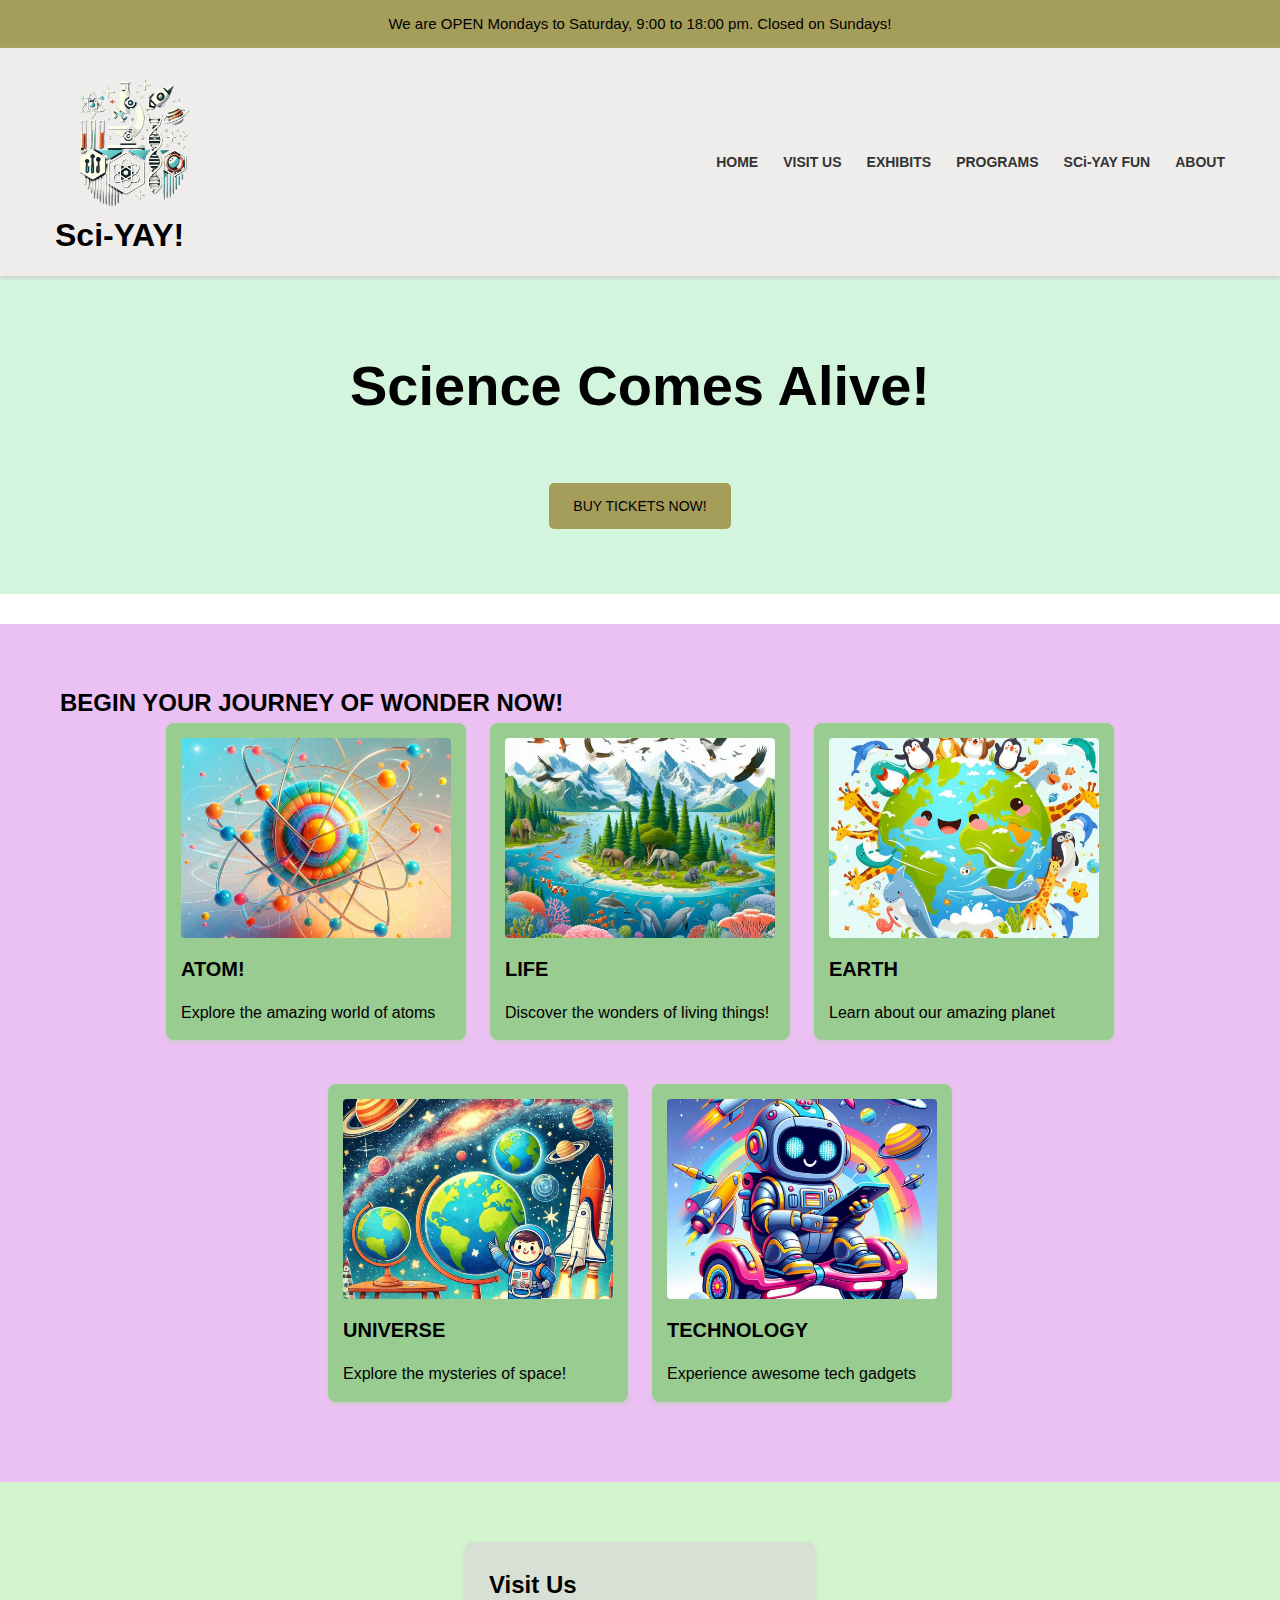
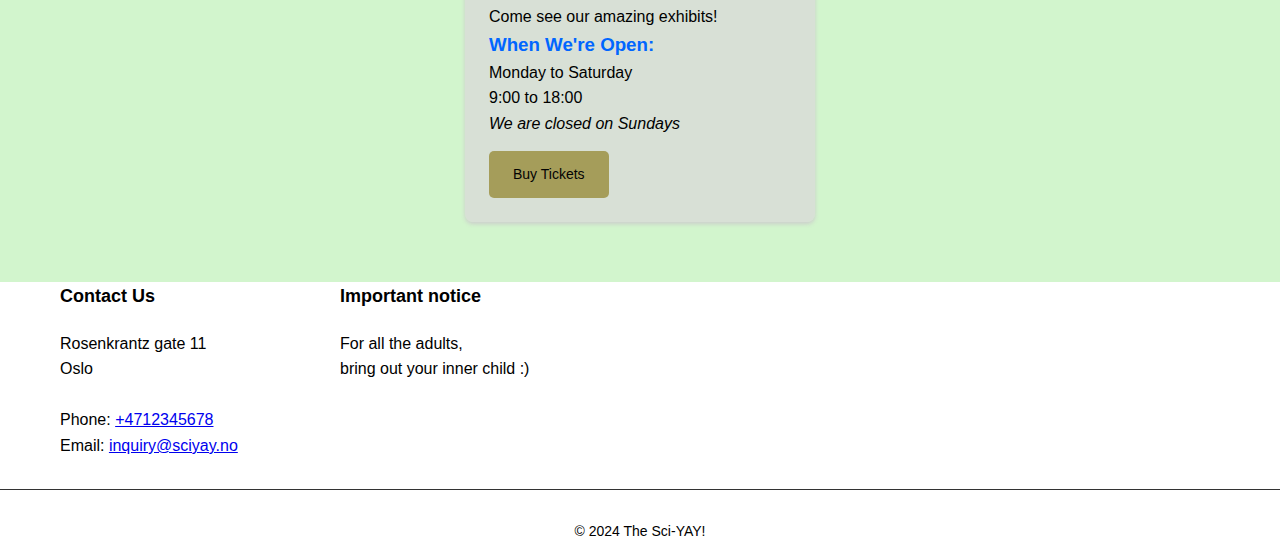
<file: index.html>
<!DOCTYPE html>
<html lang="en">

<head>
    <meta charset="UTF-8">
    <meta name="viewport" content="width=device-width, initial-scale=1.0">
    <meta name="description"
        content="Discover the Sci-YAY! Museum in Oslo - where science meets creativity through interactive exhibits, fun workshops, and exciting programs.">
    <meta name="robots" content="index, follow">
    <title>The Sci-YAY!</title>
    <link rel="stylesheet" href="styles.css">
</head>

<body>
    <div id="announcement-banner" style="margin-bottom: 0;">
        <p>
            We are OPEN Mondays to Saturday, 9:00 to 18:00 pm. Closed on Sundays!
        </p>
    </div>

    <header class="header">
        <div class="nav-container container">
            <div class="logo-wrapper">
                <a href="index.html"><img src="images/Logga webp correct.png" alt="The Sci-YAY! Logo"
                        class="nav-logo"></a>
                <h1>Sci-YAY!</h1>
            </div>

            <input type="checkbox" id="nav-toggle" class="nav-toggle">
            <label for="nav-toggle" class="nav-toggle-label">☰</label>

            <nav id="navLinks" class="nav-links">
                <a href="index.html">HOME</a>
                <a href="visit.html">VISIT US</a>
                <a href="exhibits.html">EXHIBITS</a>
                <a href="programs.html">PROGRAMS</a>
                <a href="sciyay.html">SCi-YAY FUN</a>
                <a href="about.html">ABOUT</a>
            </nav>
        </div>
    </header>

    <main>
        <section class="hero-section">
            <div class="container">
                <h1>Science Comes Alive!</h1>
                <a href="coming-soon.html" class="button" style="margin-top: 20px;">BUY TICKETS NOW!</a>
            </div>
        </section>

        <section id="gallery" class="section">
            <div class="container">
                <h2>BEGIN YOUR JOURNEY OF WONDER NOW!</h2>

                <div class="gallery-grid-container">
                    <div class="gallery-item">
                        <img src="images/atom.png" alt="Atomic structure visualization">
                        <h3>ATOM!</h3>
                        <p>Explore the amazing world of atoms</p>
                    </div>

                    <div class="gallery-item">
                        <img src="images/Life%20on%20Earth.png" alt="Biology exhibit">
                        <h3>LIFE</h3>
                        <p>Discover the wonders of living things!</p>
                    </div>

                    <div class="gallery-item">
                        <img src="images/Earth.png" alt="Earth science display">
                        <h3>EARTH</h3>
                        <p>Learn about our amazing planet</p>
                    </div>

                    <div class="gallery-item">
                        <img src="images/universe.png" alt="Space exhibition">
                        <h3>UNIVERSE</h3>
                        <p>Explore the mysteries of space!</p>
                    </div>

                    <div class="gallery-item">
                        <img src="images/tech.png" alt="Technology showcase">
                        <h3>TECHNOLOGY</h3>
                        <p>Experience awesome tech gadgets</p>
                    </div>
                </div>
            </div>
        </section>

        <section class="info-section">
            <div class="info-container">
                <div class="info-box">
                    <h2>Visit Us</h2>
                    <p>Come see our amazing exhibits!</p>

                    <h3 id="when-were-open" style="color: #0066ff;">When We're Open:</h3>
                    <p>Monday to Saturday</p>
                    <p>9:00 to 18:00</p>
                    <p><em>We are closed on Sundays</em></p>

                    <div class="button-group">
                        <a href="coming-soon.html" class="button">Buy Tickets</a>
                    </div>
                </div>
            </div>
        </section>
    </main>

    <footer>
        <div class="footer-content container">
            <div class="footer-section">
                <h3>Contact Us</h3>
                <p>
                    Rosenkrantz gate 11<br>
                    Oslo<br>
                    <br>
                    Phone: <a href="tel:+4712345678">+4712345678</a><br>
                    Email: <a href="mailto:inquiry@sciyay.no">inquiry@sciyay.no</a>
                </p>
            </div>
            <div class="footer-section">
                <h3>Important notice</h3>
                <p>For all the adults, <br>bring out your inner child :)</p>
            </div>
        </div>

        <div class="copyright">
            © 2024 The Sci-YAY!
        </div>
    </footer>
</body>

</html>
</file>
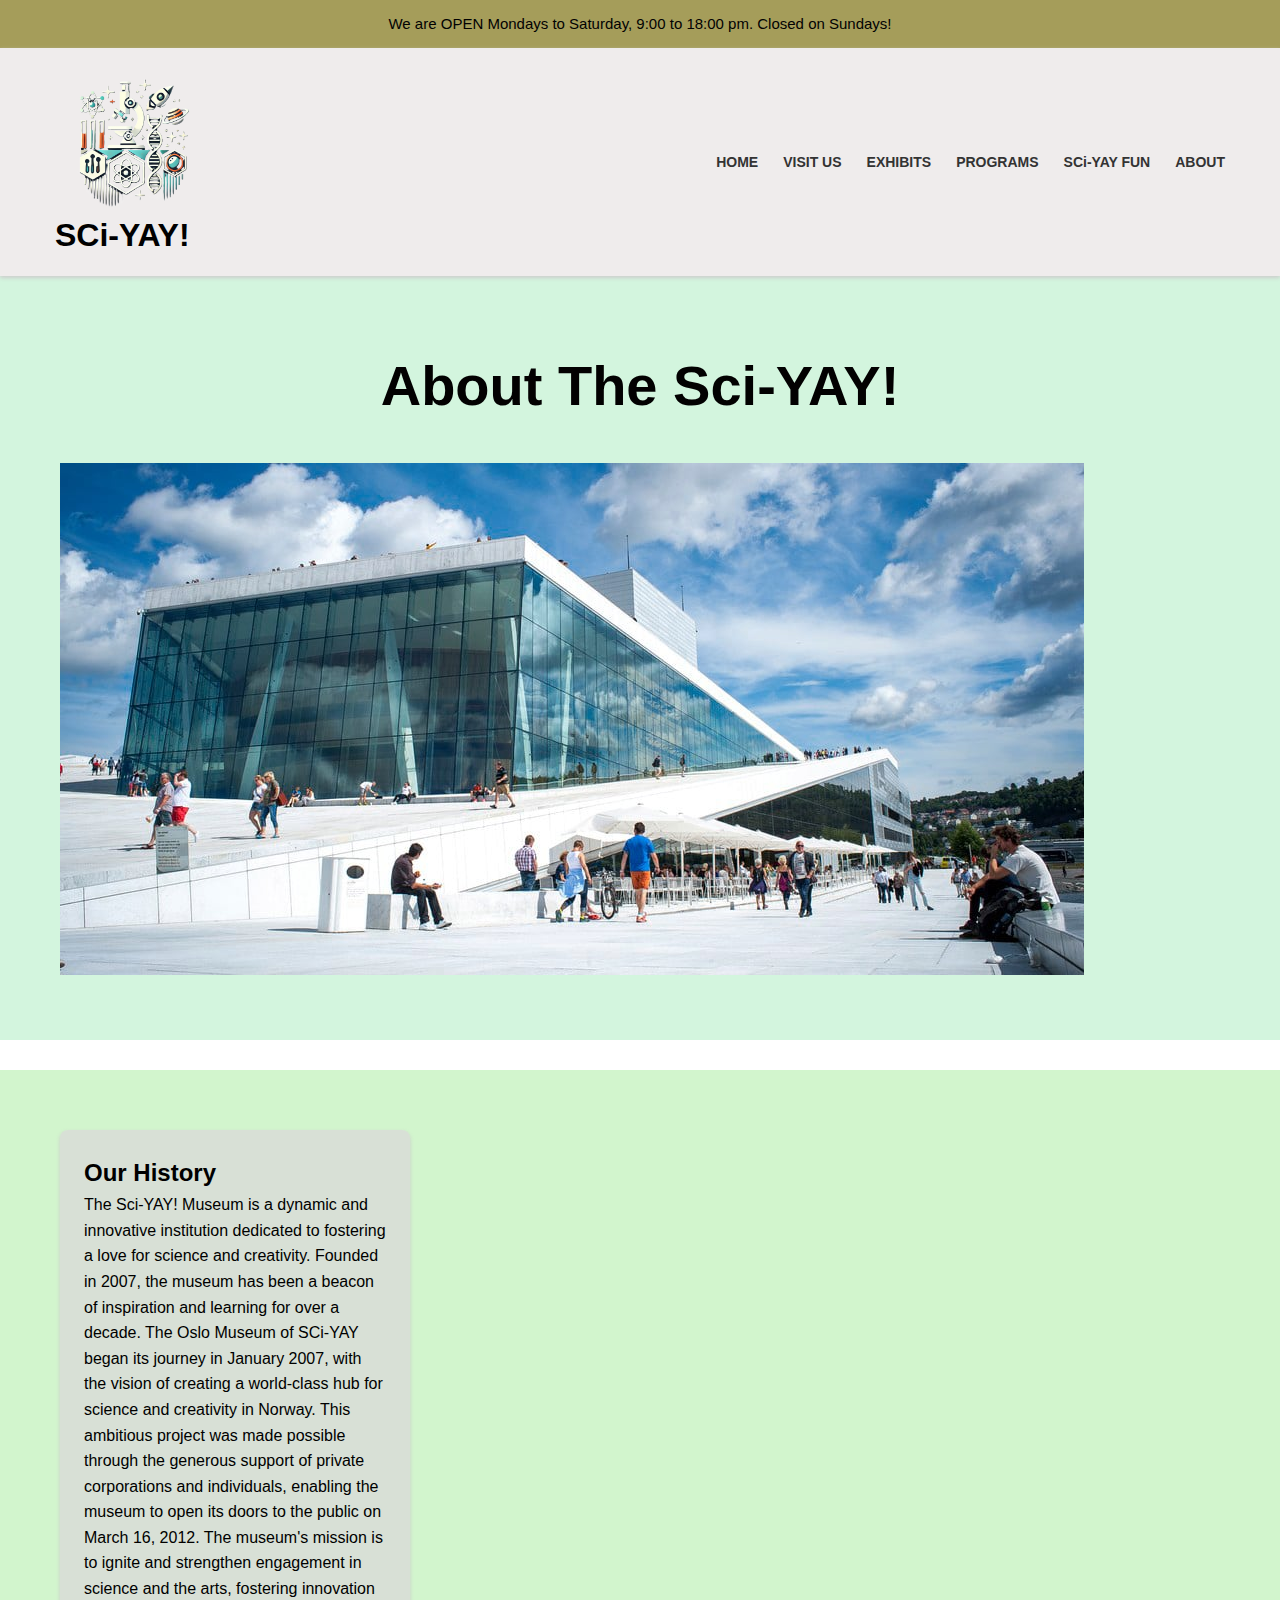
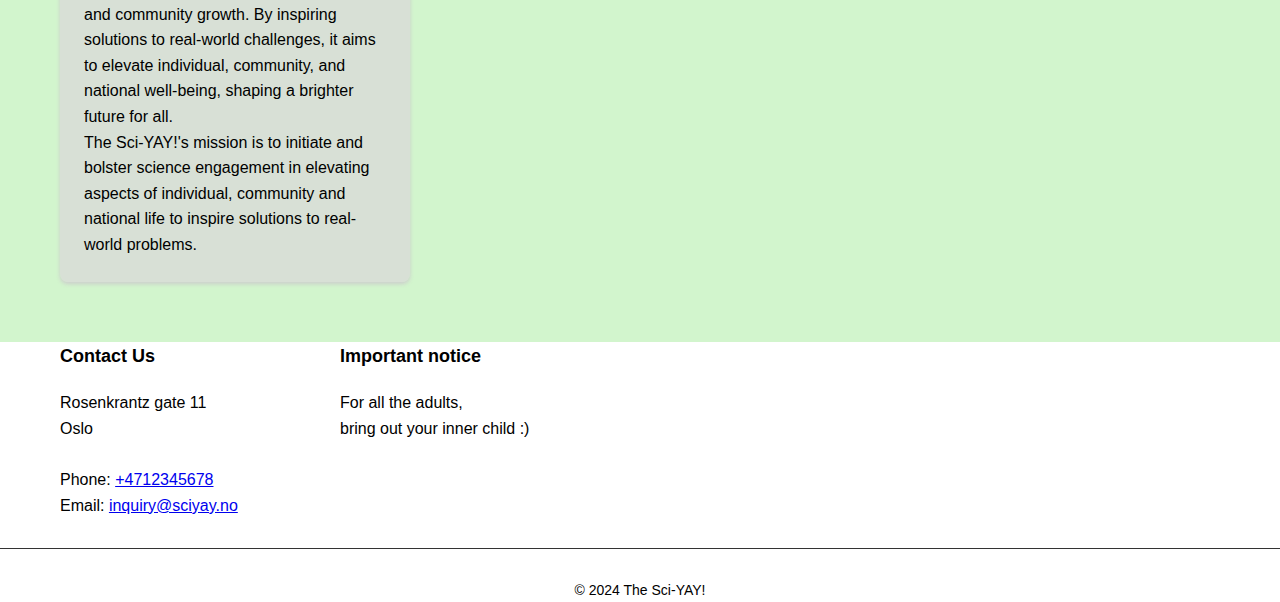
<file: about.html>
<!DOCTYPE html>
<html lang="en">

<head>
  <meta charset="UTF-8">
  <meta name="viewport" content="width=device-width, initial-scale=1.0">
  <meta name="description"
    content="Explore the wonders of science through hands-on exhibits at Sci-YAY! Museum. Perfect for kids, families, and science enthusiasts in Oslo.">
  <meta name="robots" content="index, follow">
  <title>About Us - The Sci-YAY!</title>
  <link rel="stylesheet" href="styles.css">
</head>

<body>
  <div id="announcement-banner">
    <p>
      We are OPEN Mondays to Saturday, 9:00 to 18:00 pm. Closed on Sundays!
    </p>
  </div>
  </div>
  <header class="header">
    <div class="nav-container container">
      <div class="logo-wrapper">
        <a href="index.html"><img src="images/Logga webp correct.png" alt="The Sci-YAY! Logo" class="nav-logo"></a>
        <h1>SCi-YAY!</h1>
      </div>

      <input type="checkbox" id="nav-toggle" class="nav-toggle">
      <label for="nav-toggle" class="nav-toggle-label">☰</label>

      <nav id="navLinks" class="nav-links">
        <a href="index.html">HOME</a>
        <a href="visit.html">VISIT US</a>
        <a href="exhibits.html">EXHIBITS</a>
        <a href="programs.html">PROGRAMS</a>
        <a href="sciyay.html">SCi-YAY FUN</a>
        <a href="about.html">ABOUT</a>

      </nav>
    </div>
  </header>

  <main>
    <section class="section hero-section">
      <div class="container">
        <h1>About The Sci-YAY!</h1>
        <img src="images/building.jpg" alt="The Sci-YAY! Museum building exterior" class="hero-image">
      </div>
    </section>

    <section class="section info-section">
      <div class="container">
        <div class="info-box">
          <h2>Our History</h2>
          <p>
            The Sci-YAY! Museum is a dynamic and innovative institution dedicated to fostering a love for science and
            creativity. Founded in 2007, the museum has been a beacon of inspiration and learning for over a decade.
            The Oslo Museum of SCi-YAY began its journey in January 2007, with the vision of creating a world-class hub
            for science and creativity in Norway. This ambitious project was made possible through the generous support
            of private corporations and individuals, enabling the museum to open its doors to the public on March 16,
            2012.

            The museum's mission is to ignite and strengthen engagement in science and the arts, fostering innovation
            and community growth. By inspiring solutions to real-world challenges, it aims to elevate individual,
            community, and national well-being, shaping a brighter future for all.
          </p>
          <p>
            The Sci-YAY!'s mission is to initiate and bolster science engagement
            in elevating aspects of individual, community and national life to
            inspire solutions to real-world problems.
          </p>
        </div>
      </div>

    </section>



  </main>

  <footer>
    <div class="footer-content container">
      <div class="footer-section">
        <h3>Contact Us</h3>
        <p>
          Rosenkrantz gate 11<br>
          Oslo<br>
          <br>
          Phone: <a href="tel:+4712345678">+4712345678</a><br>
          Email: <a href="mailto:inquiry@sciyay.no">inquiry@sciyay.no</a>
        </p>
      </div>
      <div class="footer-section">
        <h3>Important notice</h3>
        <p>For all the adults, <br>bring out your inner child :)</p>
      </div>
    </div>

    <div class="copyright">
      © 2024 The Sci-YAY!
    </div>
  </footer>
</body>

</html>
</file>
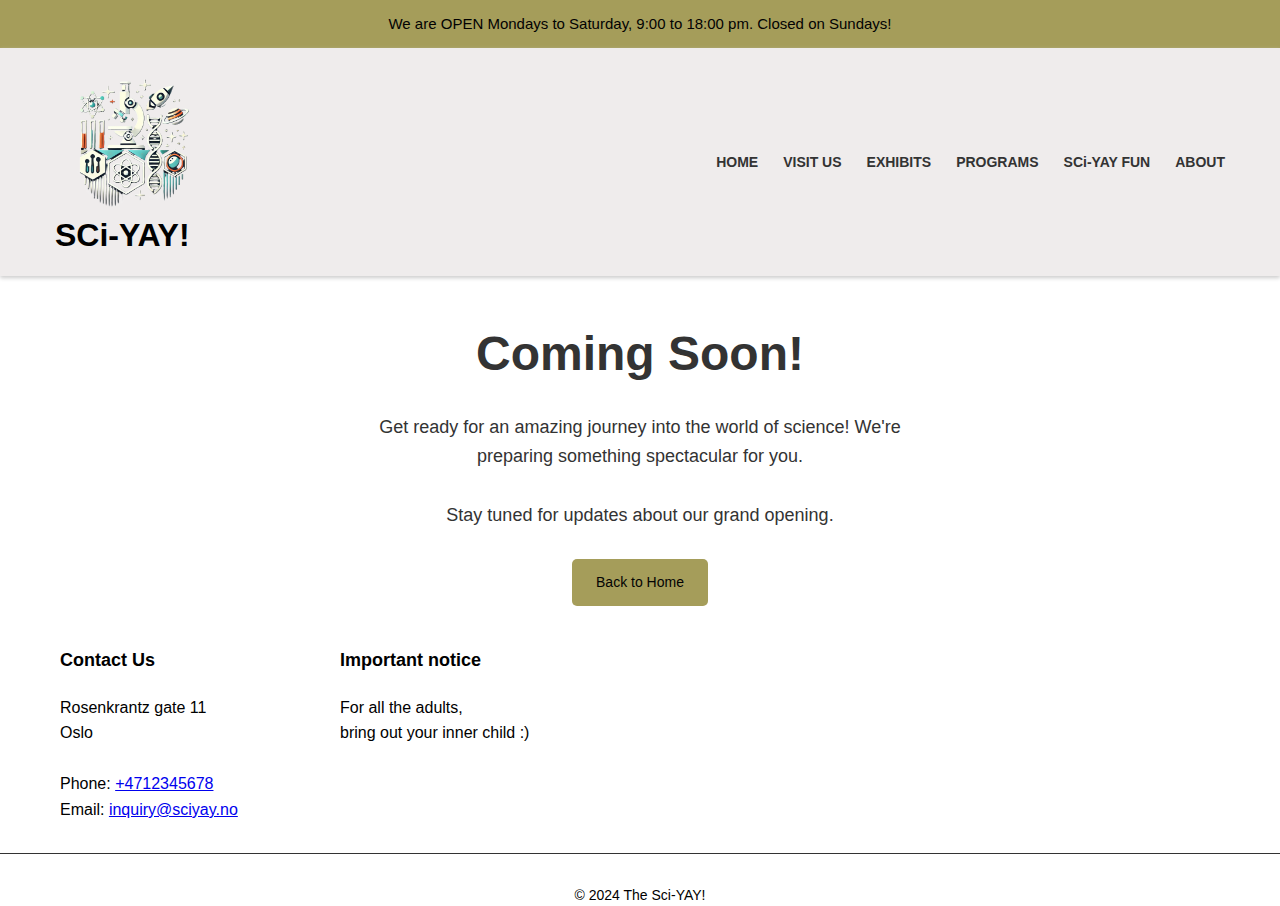
<file: coming-soon.html>
<!DOCTYPE html>
<html lang="en">

<head>
  <meta charset="UTF-8">
  <meta name="viewport" content="width=device-width, initial-scale=1.0">
  <title>Coming Soon - Sci-YAY!</title>
  <meta name="robots" content="noindex, nofollow">
  <link rel="stylesheet" href="styles.css">
</head>

<body>
  <div id="announcement-banner">
    <p>
      We are OPEN Mondays to Saturday, 9:00 to 18:00 pm. Closed on Sundays!
    </p>
  </div>
  </div>
  <header class="header">
    <div class="nav-container container">
      <div class="logo-wrapper">
        <a href="index.html"><img src="images/Logga webp correct.png" alt="The Sci-YAY! Logo" class="nav-logo"></a>
        <h1>SCi-YAY!</h1>
      </div>

      <input type="checkbox" id="nav-toggle" class="nav-toggle">
      <label for="nav-toggle" class="nav-toggle-label">☰</label>

      <nav id="navLinks" class="nav-links">
        <a href="index.html">HOME</a>
        <a href="visit.html">VISIT US</a>
        <a href="exhibits.html">EXHIBITS</a>
        <a href="programs.html">PROGRAMS</a>
        <a href="sciyay.html">SCi-YAY FUN</a>
        <a href="about.html">ABOUT</a>

      </nav>
    </div>
  </header>

  <main class="coming-soon-section">
    <div class="coming-soon-content">
      <h1><strong>Coming Soon!</strong></h1>
      <p>Get ready for an amazing journey into the world of science! We're preparing something spectacular for you.</p>
      <p>Stay tuned for updates about our grand opening.</p>
      <a href="index.html" class="button">Back to Home</a>
    </div>
  </main>

  <footer>
    <div class="footer-content container">
      <div class="footer-section">
        <h3>Contact Us</h3>
        <p>
          Rosenkrantz gate 11<br>
          Oslo<br>
          <br>
          Phone: <a href="tel:+4712345678">+4712345678</a><br>
          Email: <a href="mailto:inquiry@sciyay.no">inquiry@sciyay.no</a>
        </p>
      </div>
      <div class="footer-section">
        <h3>Important notice</h3>
        <p>For all the adults, <br>bring out your inner child :)</p>
      </div>
    </div>

    <div class="copyright">
      © 2024 The Sci-YAY!
    </div>
  </footer>
</body>

</html>
</file>
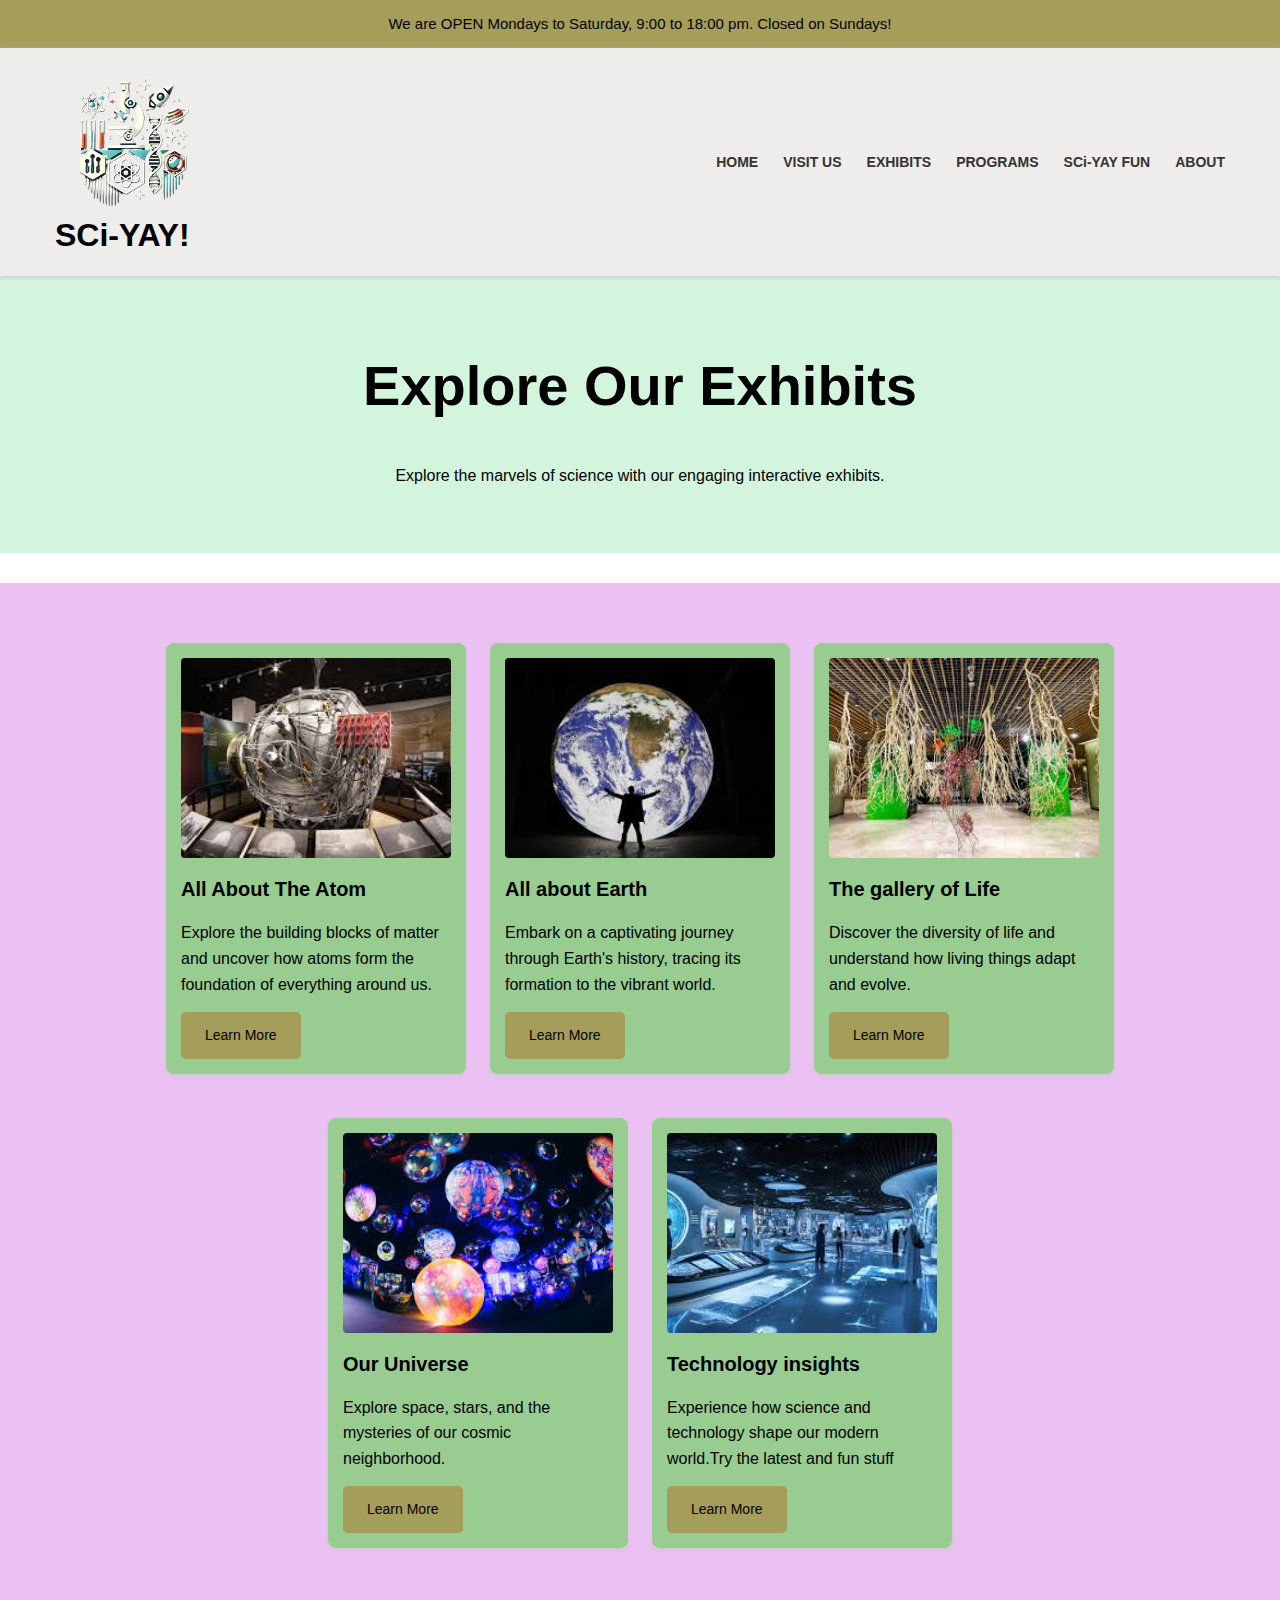
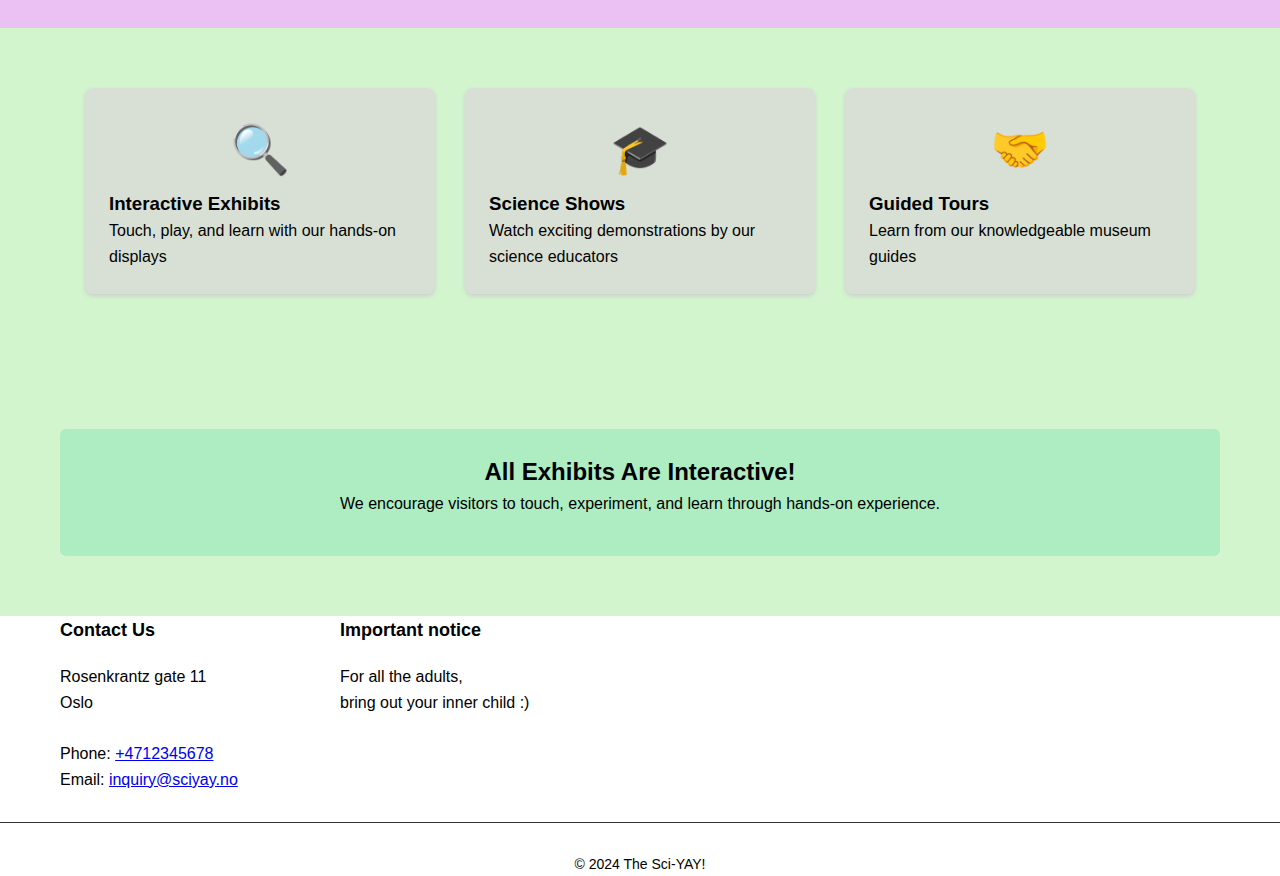
<file: exhibits.html>
<!DOCTYPE html>
<html lang="en">
<head>
    <meta charset="UTF-8">
    <meta name="viewport" content="width=device-width, initial-scale=1.0">
    <meta name="description" content="Explore the wonders of science through hands-on exhibits at Sci-YAY! Museum. Perfect for kids, families, and science enthusiasts in Oslo.">

    <title>Exhibits - Sci-YAY!</title>
    <link rel="stylesheet" href="styles.css">
</head>
<body>
        <div id="announcement-banner">
          <p>
            We are OPEN Mondays to Saturday, 9:00 to 18:00 pm. Closed on Sundays!
          </p>
      </div>
    </div>
    <header class="header">
      <div class="nav-container container">
          <div class="logo-wrapper">
              <a href="index.html"><img src="images/Logga webp correct.png" alt="The Sci-YAY! Logo" class="nav-logo"></a> 
              <h1>SCi-YAY!</h1>
          </div>
            
            <input type="checkbox" id="nav-toggle" class="nav-toggle">
            <label for="nav-toggle" class="nav-toggle-label">☰</label>
            
            <nav id="navLinks" class="nav-links">
              <a href="index.html">HOME</a>
              <a href="visit.html">VISIT US</a>
              <a href="exhibits.html">EXHIBITS</a>
              <a href="programs.html">PROGRAMS</a>
              <a href="sciyay.html">SCi-YAY FUN</a>
              <a href="about.html">ABOUT</a>
              </nav>
        </div>
    </header> 

<main>
  <section class="section hero-section">
    <div class="container">
      <h1>Explore Our Exhibits</h1>
      <p>Explore the marvels of science with our engaging interactive exhibits.</p>
    </div>
  </section>

  <section id="gallery" class="section">
    <div class="container">
      <div class="gallery-grid-container">
        <div class="gallery-item">
          <img src="images/atom ex.jpeg" alt="An image of an atom">
          <h3>All About The Atom</h3>
          <p>Explore the building blocks of matter and uncover how atoms form the foundation of everything around us.
          </p>
          <div class="button-group">
            <a href="coming-soon.html" class="button">Learn More</a>
          </div>
        </div>

        <div class="gallery-item">
          <img src="images/earth ex.jpeg" alt="An image of our Earth">
          <h3>All about Earth</h3>
          <p>Embark on a captivating journey through Earth's history, tracing its formation to the vibrant world.</p>
          <div class="button-group">
            <a href="coming-soon.html" class="button">Learn More</a>
          </div>
        </div>

        <div class="gallery-item">
          <img src="images/life ex.jpeg" alt="All About Life ">
          <h3>The gallery of Life</h3>
          <p>Discover the diversity of life and understand how living things adapt
          and evolve.</p>
          <div class="button-group">
            <a href="coming-soon.html" class="button">Learn More</a>
          </div>
        </div>

        <div class="gallery-item">
          <img src="images/universe ex.jpeg" alt="Universe Gallery">
          <h3>Our Universe </h3>
          <p>Explore space, stars, and the mysteries of our cosmic neighborhood.</p>
          <div class="button-group">
            <a href="coming-soon.html" class="button">Learn More</a>
          </div>
        </div>

        <div class="gallery-item">
          <img src="images/tech ex.jpeg" alt="Technology Gallery">
          <h3>Technology insights</h3>
          <p>Experience how science and technology shape our modern world.Try the latest and fun stuff</p>
          <div class="button-group">
            <a href="coming-soon.html" class="button">Learn More</a>
          </div>
        </div>
      </div>
    </div>
  </section>

  <section class="section info-section">
    <div class="info-container">
      <div class="info-box">
        <div style="font-size: 48px; text-align: center;">🔍</div>
        <h3>Interactive Exhibits</h3>
        <p>Touch, play, and learn with our hands-on displays</p>
      </div>

      <div class="info-box">
        <div style="font-size: 48px; text-align: center;">🎓</div>
        <h3>Science Shows</h3>
        <p>Watch exciting demonstrations by our science educators</p>
      </div>

      <div class="info-box">
        <div style="font-size: 48px; text-align: center;">🤝</div>
        <h3>Guided Tours</h3>
        <p>Learn from our knowledgeable museum guides</p>
      </div>
    </div>
  </section>

  <section class="section info-section">
    <div class="container">
      <div class="deals-box" style="text-align: center;">
        <h2>All Exhibits Are Interactive!</h2>
        <p>We encourage visitors to touch, experiment, and learn through hands-on
        experience.</p>
        <div class="button-group" style="justify-content: center;">
         
  </section>
</main>

<footer>
  <div class="footer-content container">
      <div class="footer-section">
          <h3>Contact Us</h3>
          <p>
            Rosenkrantz gate 11<br>
            Oslo<br>
            <br>
            Phone: <a href="tel:+4712345678">+4712345678</a><br>
            Email: <a href="mailto:inquiry@sciyay.no">inquiry@sciyay.no</a>
          </p>
      </div>
             <div class="footer-section">
            <h3>Important notice</h3>
            <p>For all the adults, <br>bring out your inner child :)</p>
          </div>
        </div>
      
        <div class="copyright">
          © 2024 The Sci-YAY!
        </div>
      </footer>
</body>
</html>
</file>
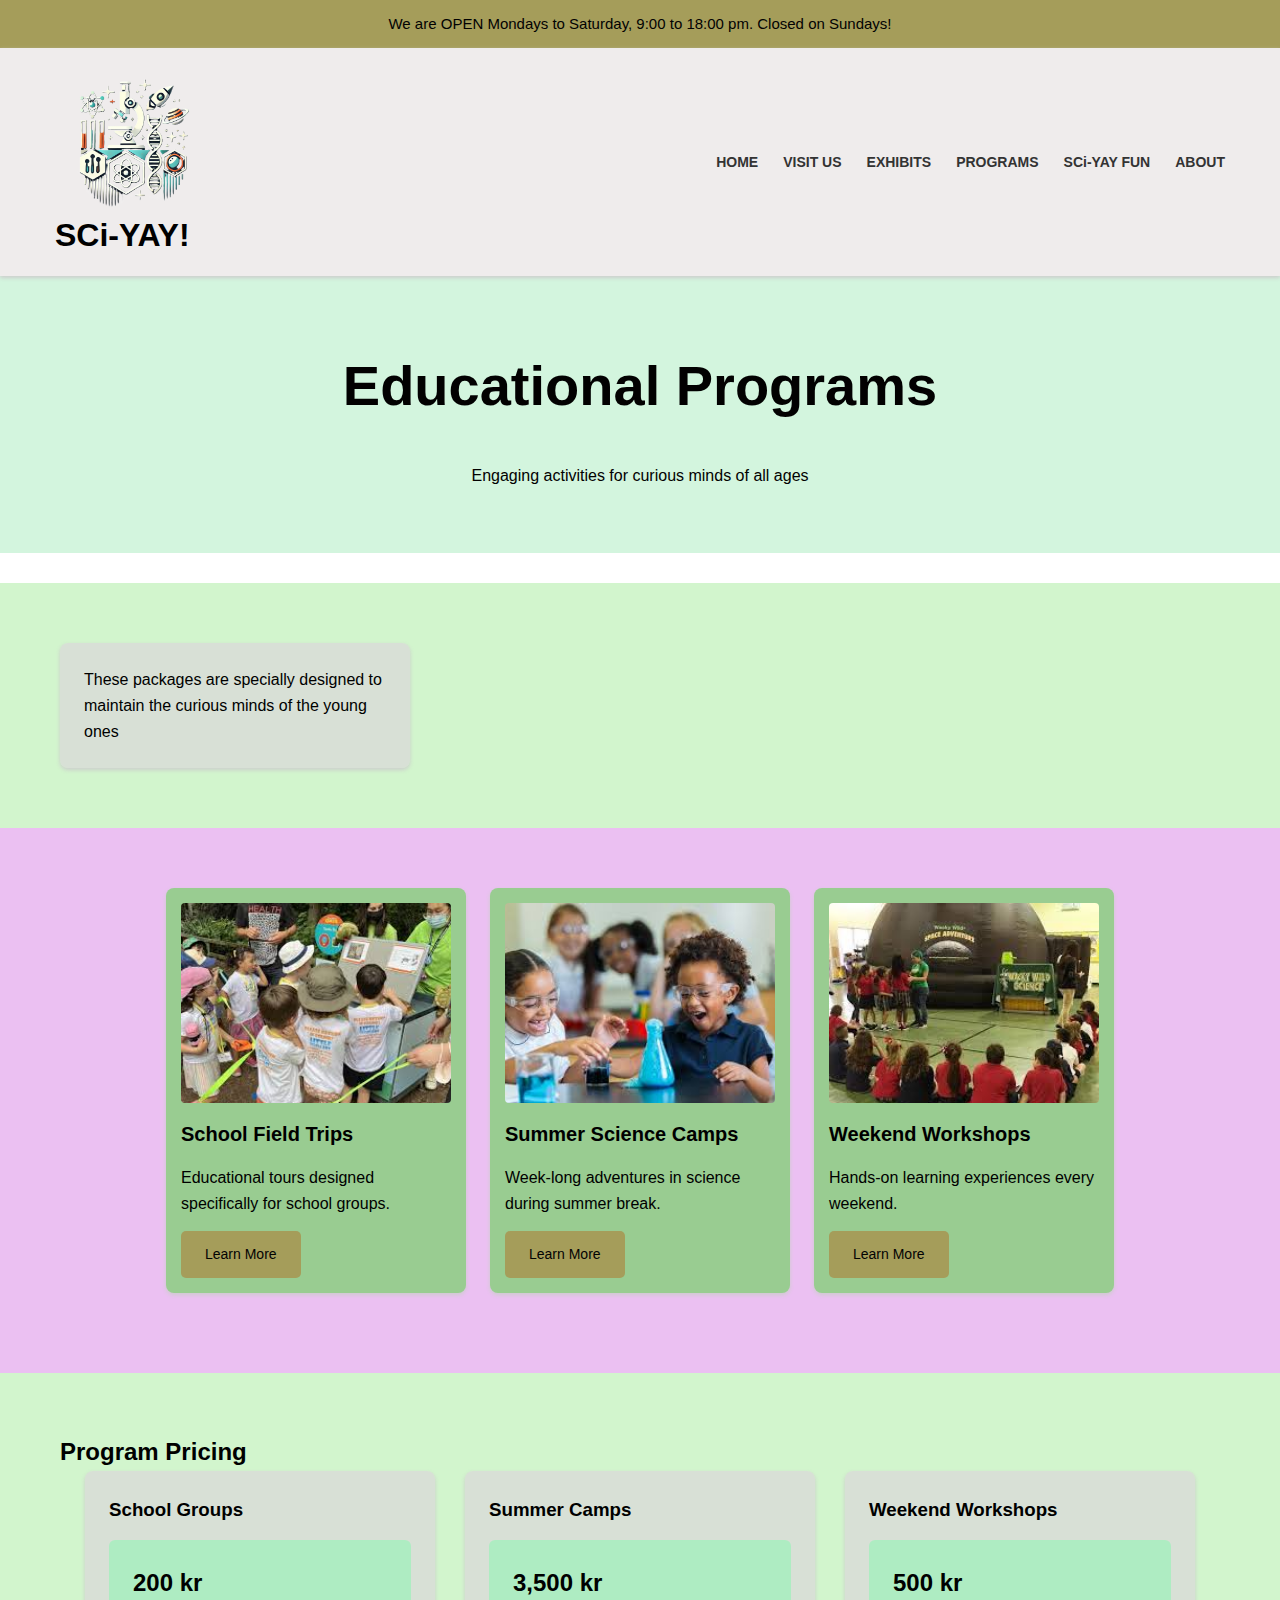
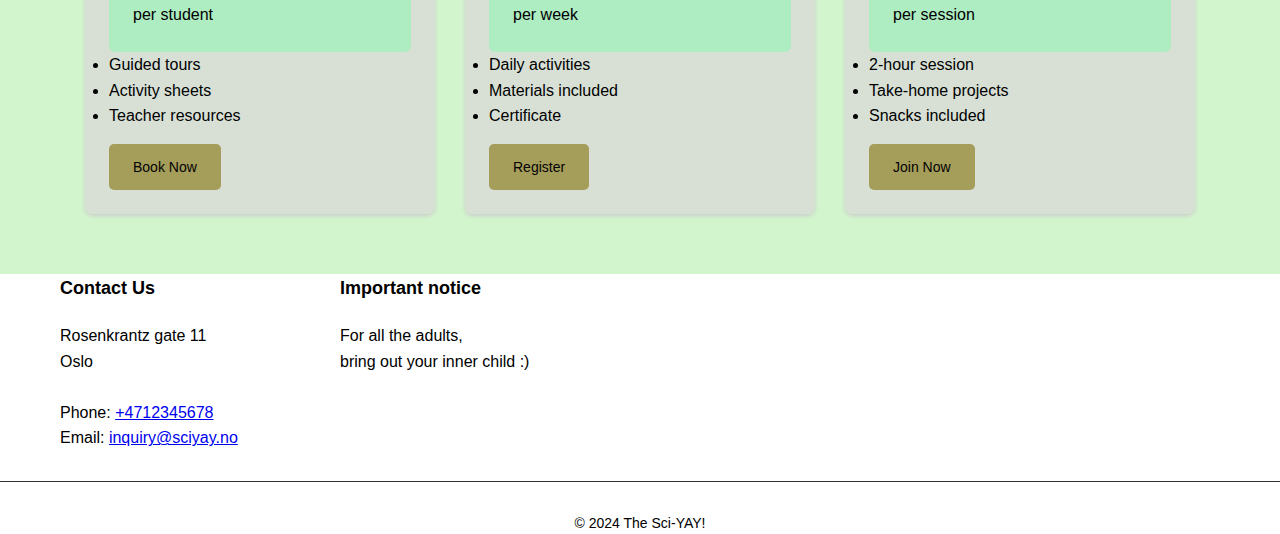
<file: programs.html>
<!DOCTYPE html>
<html lang="en">

<head>
  <meta charset="UTF-8" />
  <meta name="viewport" content="width=device-width, initial-scale=1.0" />
  <meta name="description"
    content="Explore the wonders of science through hands-on exhibits at Sci-YAY! Museum. Perfect for kids, families, and science enthusiasts in Oslo.">
  <meta name="robots" content="index, follow">
  <title>Programs - Sci-YAY!</title>
  <link rel="stylesheet" href="styles.css" />
</head>

<body>
  <div id="announcement-banner">
    <p>
      We are OPEN Mondays to Saturday, 9:00 to 18:00 pm. Closed on Sundays!
    </p>
  </div>
  <header class="header">
    <div class="nav-container container">
      <div class="logo-wrapper">
        <a href="index.html"><img src="images/Logga webp correct.png" alt="The Sci-YAY! Logo" class="nav-logo" /></a>
        <h1>SCi-YAY!</h1>
      </div>

      <input type="checkbox" id="nav-toggle" class="nav-toggle" />
      <label for="nav-toggle" class="nav-toggle-label">☰</label>

      <nav id="navLinks" class="nav-links">
        <a href="index.html">HOME</a>
        <a href="visit.html">VISIT US</a>
        <a href="exhibits.html">EXHIBITS</a>
        <a href="programs.html">PROGRAMS</a>
        <a href="sciyay.html">SCi-YAY FUN</a>
        <a href="about.html">ABOUT</a>
      </nav>
    </div>
  </header>

  <main>
    <section class="section hero-section" style="text-align: center;">
      <div class="container">
        <h1>Educational Programs</h1>
        <p>Engaging activities for curious minds of all ages</p>
      </div>
    </section>

    <section class="section info-section">
      <div class="container">
        <div class="info-box">

          <p>These packages are specially designed to maintain the curious minds of the young ones</p>
        </div>
      </div>
      </div>
    </section>
    <section id="gallery" class="section">
      <div class="container">
        <div class="gallery-grid-container">
          <div class="gallery-item">
            <img src="images/field trip.jpeg" alt="School Field Trips" />
            <h3>School Field Trips</h3>
            <p>Educational tours designed specifically for school groups.</p>
            <div class="button-group">
              <a href="coming-soon.html" class="button">Learn More</a>
            </div>
          </div>

          <div class="gallery-item">
            <img src="images/camp.jpeg" alt="Summer Camps" />
            <h3>Summer Science Camps</h3>
            <p>Week-long adventures in science during summer break.</p>
            <div class="button-group">
              <a href="coming-soon.html" class="button">Learn More</a>
            </div>
          </div>

          <div class="gallery-item">
            <img src="images/work shops.jpeg" alt="Weekend Workshops" />
            <h3>Weekend Workshops</h3>
            <p>Hands-on learning experiences every weekend.</p>
            <div class="button-group">
              <a href="coming-soon.html" class="button">Learn More</a>
            </div>
          </div>
        </div>
      </div>
    </section>

    <section class="section info-section">
      <div class="container">
        <h2>Program Pricing</h2>

        <div class="info-container">
          <div class="info-box">
            <h3>School Groups</h3>
            <div class="deals-box">
              <h2>200 kr</h2>
              <p>per student</p>
            </div>
            <ul>
              <li>Guided tours</li>
              <li>Activity sheets</li>
              <li>Teacher resources</li>
            </ul>
            <div class="button-group">
              <a href="coming-soon.html" class="button">Book Now</a>
            </div>
          </div>

          <div class="info-box">
            <h3>Summer Camps</h3>
            <div class="deals-box">
              <h2>3,500 kr</h2>
              <p>per week</p>
            </div>
            <ul>
              <li>Daily activities</li>
              <li>Materials included</li>
              <li>Certificate</li>
            </ul>
            <div class="button-group">
              <a href="coming-soon.html" class="button">Register</a>
            </div>
          </div>

          <div class="info-box">
            <h3>Weekend Workshops</h3>
            <div class="deals-box">
              <h2>500 kr</h2>
              <p>per session</p>
            </div>
            <ul>
              <li>2-hour session</li>
              <li>Take-home projects</li>
              <li>Snacks included</li>
            </ul>
            <div class="button-group">
              <a href="coming-soon.html" class="button">Join Now</a>
            </div>
          </div>
        </div>
      </div>
    </section>
  </main>

  <footer>
    <div class="footer-content container">
      <div class="footer-section">
        <h3>Contact Us</h3>
        <p>
          Rosenkrantz gate 11<br>
          Oslo<br>
          <br>
          Phone: <a href="tel:+4712345678">+4712345678</a><br>
          Email: <a href="mailto:inquiry@sciyay.no">inquiry@sciyay.no</a>
        </p>
      </div>
      <div class="footer-section">
        <h3>Important notice</h3>
        <p>For all the adults, <br>bring out your inner child :)</p>
      </div>
    </div>

    <div class="copyright">
      © 2024 The Sci-YAY!
    </div>
  </footer>

</html>
</file>
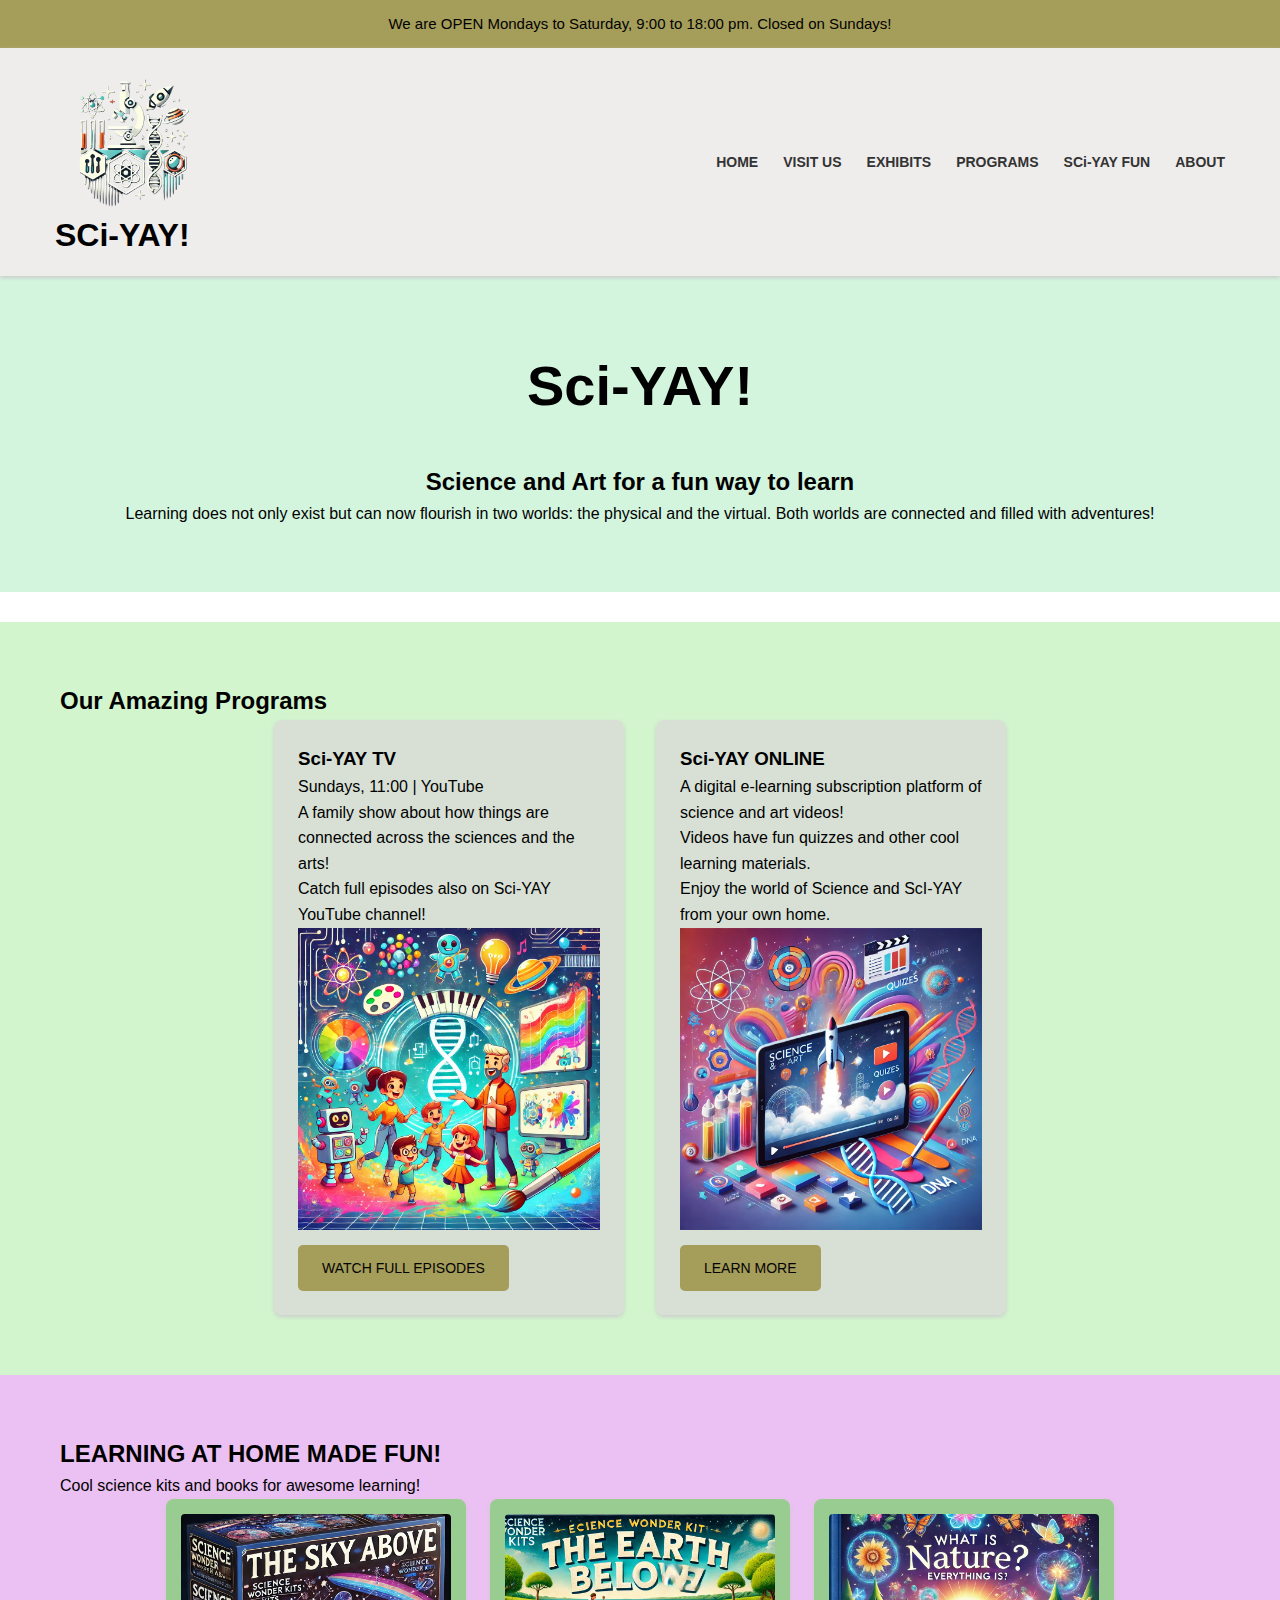
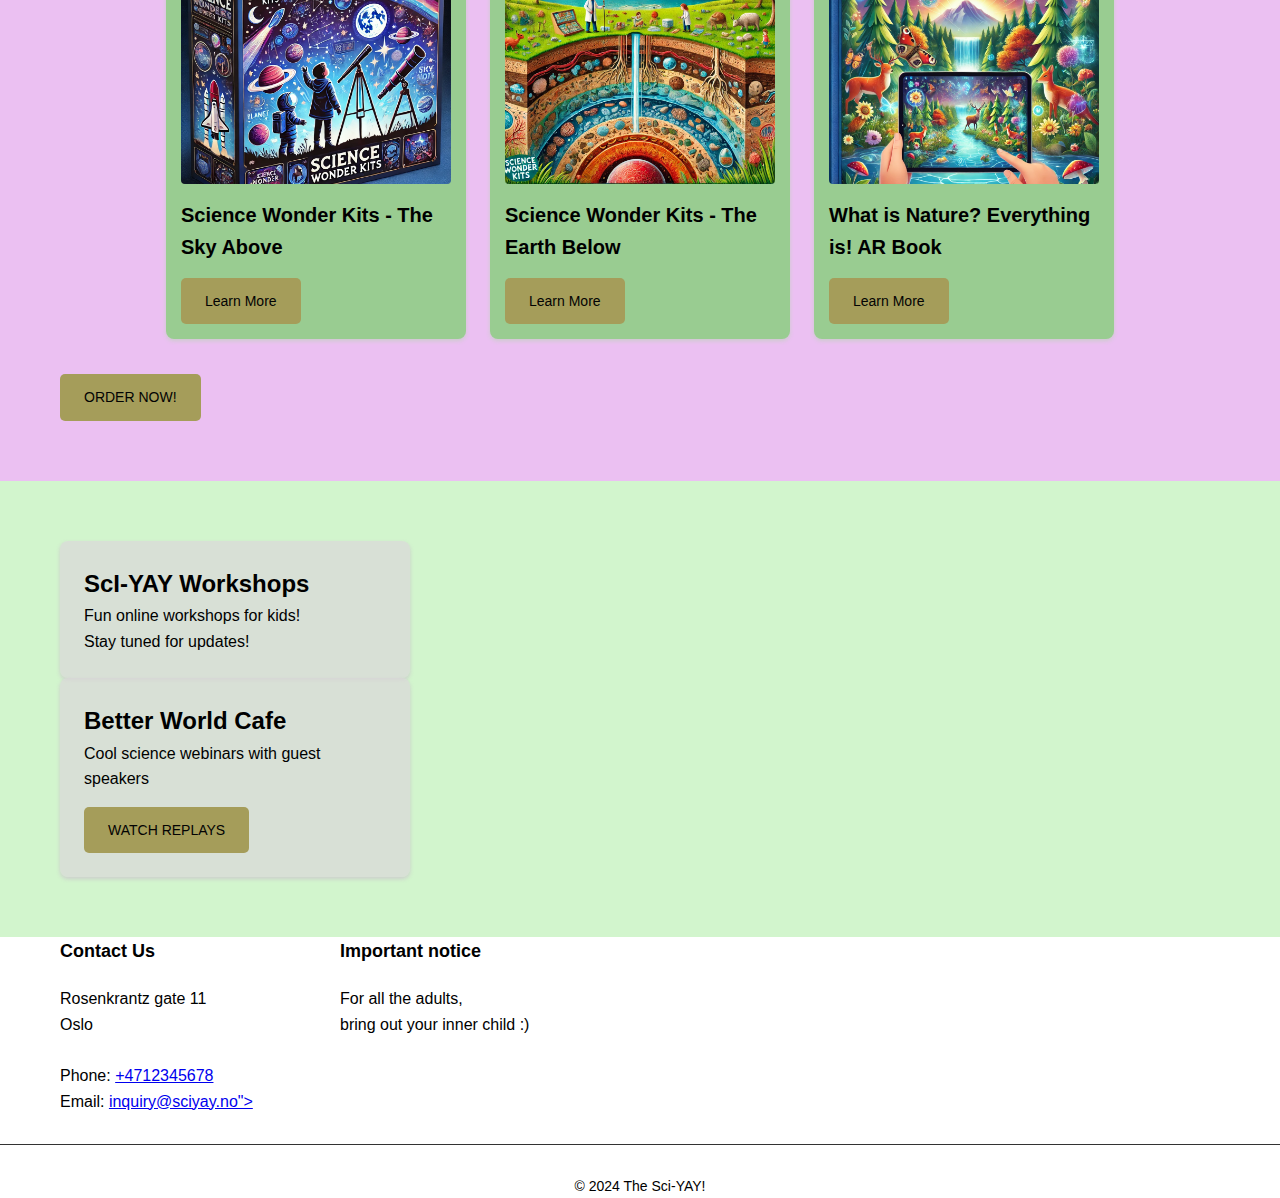
<file: sciyay.html>
<!DOCTYPE html>
<html lang="en">

<head>
  <meta charset="UTF-8" />
  <meta name="viewport" content="width=device-width, initial-scale=1.0" />
  <meta name="description"
    content="Explore the wonders of science through hands-on exhibits at Sci-YAY! Museum. Perfect for kids, families, and science enthusiasts in Oslo.">
  <meta name="robots" content="index, follow">

  <title>SciYAYminds - The Sci-YAY!</title>
  <link rel="stylesheet" href="styles.css" />
</head>

<body>
  <div id="announcement-banner">
    <p>
      We are OPEN Mondays to Saturday, 9:00 to 18:00 pm. Closed on Sundays!
    </p>
  </div>
  <header class="header">
    <div class="nav-container container">
      <div class="logo-wrapper">
        <a href="index.html"><img src="images/Logga webp correct.png" alt="The Sci-YAY! Logo" class="nav-logo" /></a>
        <h1>SCi-YAY!</h1>
      </div>

      <input type="checkbox" id="nav-toggle" class="nav-toggle" />
      <label for="nav-toggle" class="nav-toggle-label">☰</label>

      <nav id="navLinks" class="nav-links" style="display: flex; justify-content: center;">
        <nav id="navLinks" class="nav-links">
          <a href="index.html">HOME</a>
          <a href="visit.html">VISIT US</a>
          <a href="exhibits.html">EXHIBITS</a>
          <a href="programs.html">PROGRAMS</a>
          <a href="sciyay.html">SCi-YAY FUN</a>
          <a href="about.html">ABOUT</a>
        </nav>
    </div>
  </header>

  <main>
    <section class="section hero-section">
      <div class="container">
        <h1>Sci-YAY!</h1>
        <h2>Science and Art for a fun way to learn</h2>
        <p>
          Learning does not only exist but can now flourish in two worlds: the
          physical and the virtual. Both worlds are connected and filled with
          adventures!
        </p>
      </div>
    </section>

    <section class="section info-section">
      <div class="container">
        <h2>Our Amazing Programs</h2>

        <div class="programs-container" style="display: flex; gap: 2rem; justify-content: center;">
          <div class="info-box">
            <h3>Sci-YAY TV</h3>
            <p>Sundays, 11:00 | YouTube</p>
            <p>
              A family show about how things are connected across the sciences
              and the arts!
            </p>
            <p>
              Catch full episodes also on
              Sci-YAY YouTube channel!
            </p>
            <img src="images/Tv show.webp" alt="Shows a family having fun with science" />
            <div class="button-group">
              <a href="coming-soon.html" class="button">WATCH FULL EPISODES</a>
            </div>
          </div>

          <div class="info-box">
            <h3>Sci-YAY ONLINE</h3>
            <p>
              A digital e-learning subscription platform of science and art
              videos!
            </p>
            <p>Videos have fun quizzes and other cool learning materials.</p>
            <p> Enjoy the world of Science and ScI-YAY from your own home.</p>
            <img src="images/Online promo.webp" alt="Shows a tablet with all the shows available" />
            <div class="button-group">
              <a href="coming-soon.html" class="button">LEARN MORE</a>
            </div>
          </div>
        </div>
      </div>
    </section>
    <section id="gallery" class="section">
      <div class="container">
        <h2>LEARNING AT HOME MADE FUN!</h2>
        <p>Cool science kits and books for awesome learning!</p>

        <div class="gallery-grid-container">
          <div class="gallery-item">
            <img src="images/Sky Kit.webp" alt="all about the Sky kit"
              style="width: 100%; height: auto; display: block; margin: 0 auto;" />
            <h3>Science Wonder Kits - The Sky Above</h3>
            <div class="button-group">
              <a href="coming-soon.html" class="button">Learn More</a>
            </div>
          </div>

          <div class="gallery-item">
            <img src="images/Earth kit.webp" alt="all about the Earth kit"
              style="width: 100%; height: auto; display: block; margin: 0 auto;" />
            <h3>Science Wonder Kits - The Earth Below</h3>
            <div class="button-group">
              <a href="coming-soon.html" class="button">Learn More</a>
            </div>
          </div>

          <div class="gallery-item">
            <img src="images/Nature kit.webp" alt="AR Book about nature"
              style="width: 100%; height: auto; display: block; margin: 0 auto;" />
            <h3>What is Nature? Everything is! AR Book</h3>
            <div class="button-group">
              <a href="coming-soon.html" class="button">Learn More</a>
            </div>
          </div>
        </div>

        <div class="button-group">
          <a href="coming-soon.html" class="primary-button">ORDER NOW!</a>
        </div>
      </div>
    </section>

    <section class="section info-section">
      <div class="container">
        <div class="info-box">
          <h2>ScI-YAY Workshops</h2>
          <p>Fun online workshops for kids!</p>
          <p>Stay tuned for updates!</p>
        </div>

        <div class="info-box">
          <h2>Better World Cafe</h2>
          <p>Cool science webinars with guest speakers</p>
          <div class="button-group">
            <a href="coming-soon.html" class="button">WATCH REPLAYS</a>
          </div>
        </div>
      </div>
    </section>
  </main>

  <footer>
    <div class="footer-content container">
      <div class="footer-section">
        <h3>Contact Us</h3>
        <p>
          Rosenkrantz gate 11<br>
          Oslo<br>
          <br>
          Phone: <a href="tel:+4712345678">+4712345678</a><br>
          Email: <a href="mailto:inquiry@sciyay.no">inquiry@sciyay.no"></a>
        </p></a>
        </p>
      </div>
      <div class="footer-section">
        <h3>Important notice</h3>
        <p>For all the adults, <br>bring out your inner child :)</p>
      </div>
    </div>

    <div class="copyright">
      © 2024 The Sci-YAY!
    </div>
  </footer>
</body>

</html>
</file>
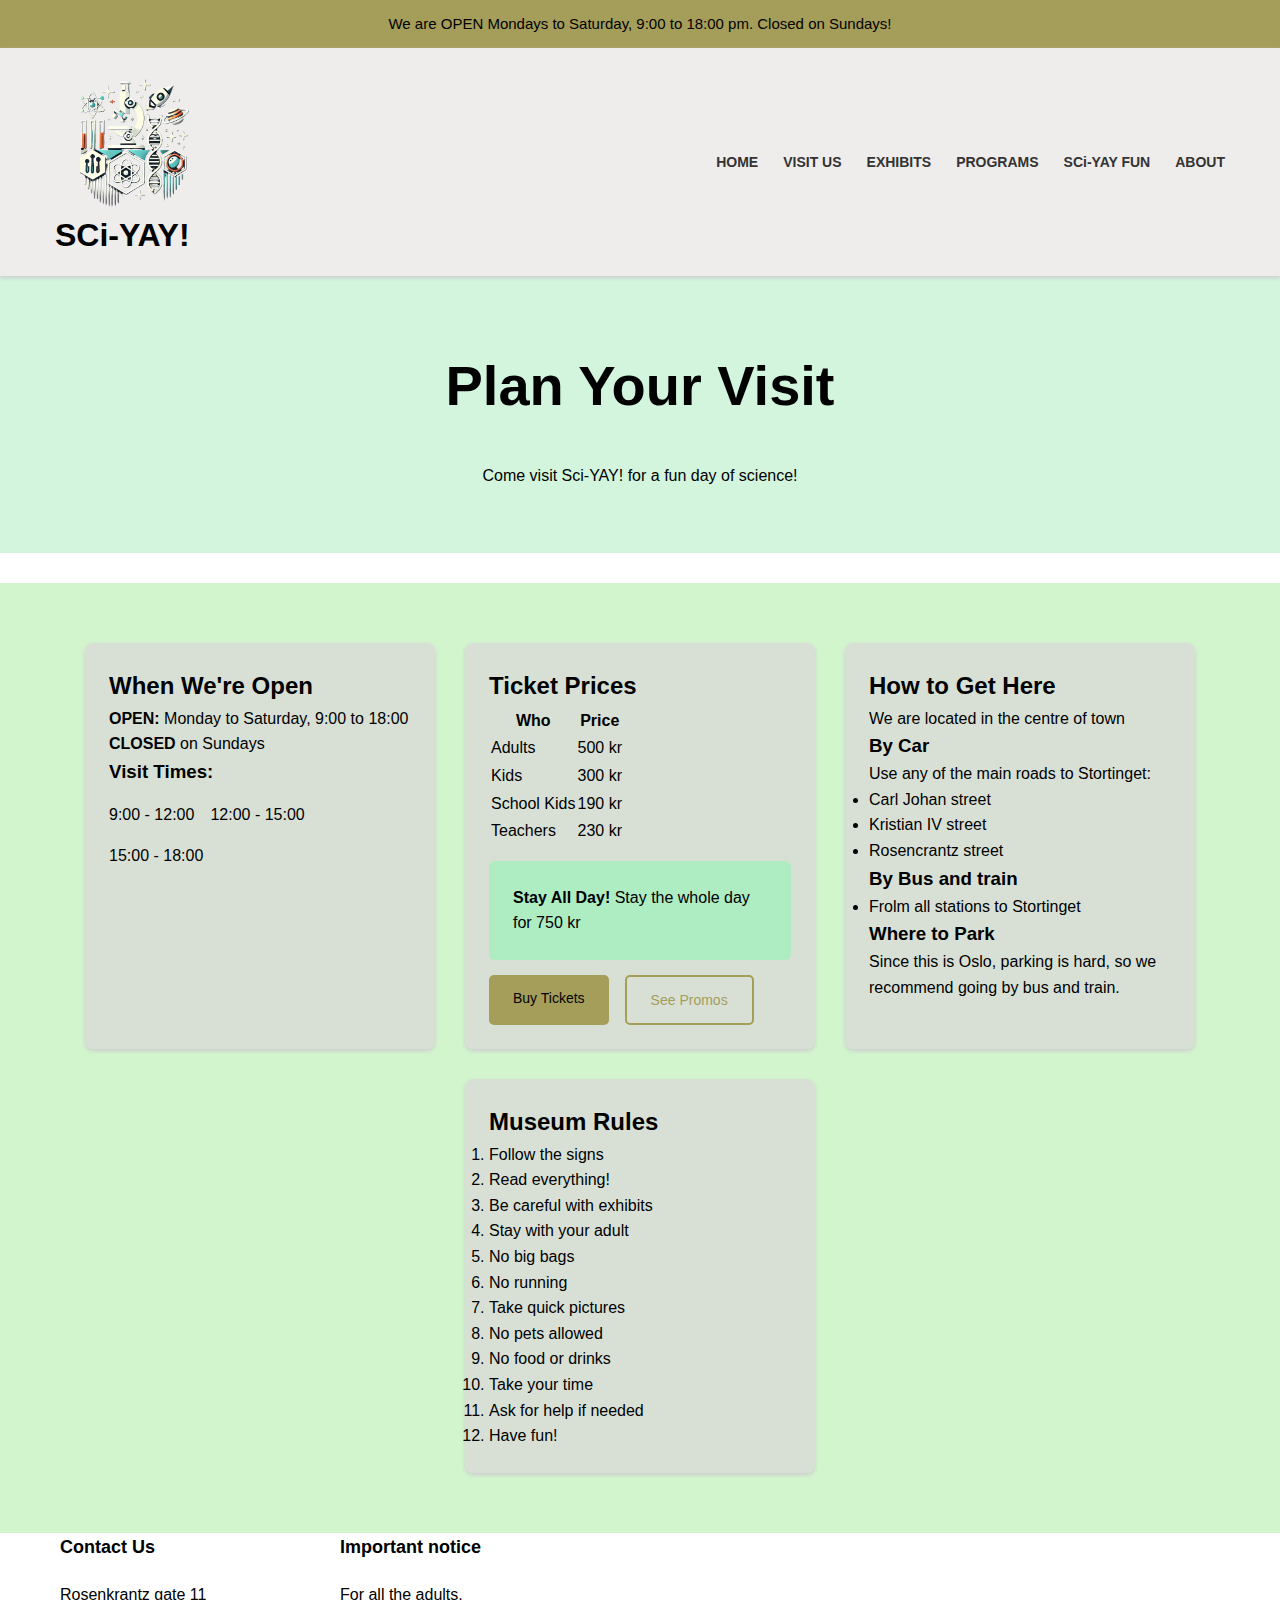
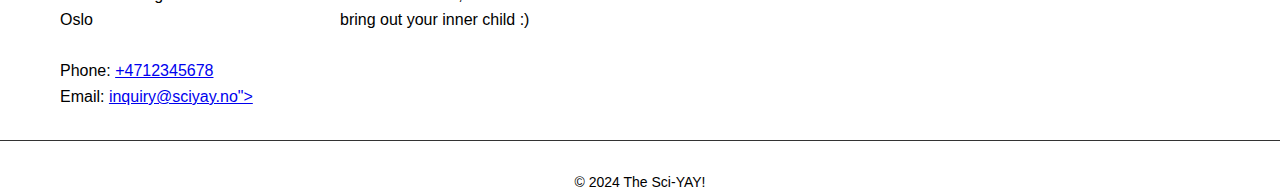
<file: visit.html>
<!DOCTYPE html>
<html lang="en">

<head>
  <meta charset="UTF-8">
  <meta name="viewport" content="width=device-width, initial-scale=1.0">
  <meta name="description"
    content="Explore the wonders of science through hands-on exhibits at Sci-YAY! Museum. Perfect for kids, families, and science enthusiasts in Oslo.">
  <meta name="robots" content="index, follow">
  <meta name="robots" content="index, follow">

  <title>Visit Us - Sci-YAY!</title>
  <link rel="stylesheet" href="styles.css">
</head>

<body>
  <div id="announcement-banner">
    <p>
      We are OPEN Mondays to Saturday, 9:00 to 18:00 pm. Closed on Sundays!
    </p>
  </div>
  <header class="header">
    <div class="nav-container container">
      <div class="logo-wrapper">
        <a href="index.html"><img src="images/Logga webp correct.png" alt="The Sci-YAY! Logo" class="nav-logo"></a>
        <h1>SCi-YAY!</h1>
      </div>

      <input type="checkbox" id="nav-toggle" class="nav-toggle">
      <label for="nav-toggle" class="nav-toggle-label">☰</label>

      <nav id="navLinks" class="nav-links">
        <a href="index.html">HOME</a>
        <a href="visit.html">VISIT US</a>
        <a href="exhibits.html">EXHIBITS</a>
        <a href="programs.html">PROGRAMS</a>
        <a href="sciyay.html">SCi-YAY FUN</a>
        <a href="about.html">ABOUT</a>
      </nav>
    </div>
  </header>

  <main>
    <section class="section hero-section">
      <div class="container">
        <h1>Plan Your Visit</h1>
        <p>Come visit Sci-YAY! for a fun day of science!</p>
      </div>
    </section>

    <section class="section info-section">
      <div class="info-container">
        <div class="info-box">
          <h2>When We're Open</h2>
          <p><strong>OPEN:</strong> Monday to Saturday, 9:00 to 18:00 </p>
          <p><strong>CLOSED</strong> on Sundays</p>

          <h3>Visit Times:</h3>
          <div class="button-group">
            <div>9:00 - 12:00 </div>
            <div>12:00 - 15:00 </div> <br>
            <div>15:00 - 18:00 </div>
          </div>

        </div>

        <div class="info-box">
          <h2>Ticket Prices</h2>
          <div class="table-container">
            <table>
              <thead>
                <tr>
                  <th>Who</th>
                  <th>Price</th>
                </tr>
              </thead>
              <tbody>
                <tr>
                  <td>Adults</td>
                  <td>500 kr</td>
                </tr>
                <tr>
                  <td>Kids</td>
                  <td>300 kr</td>

                </tr>
                <tr>
                  <td>School Kids</td>
                  <td>190 kr</td>
                </tr>
                <tr>
                  <td>Teachers</td>

                  <td>230 kr </td>
                </tr>
              </tbody>
            </table>
          </div>

          <div class="deals-box">
            <p><strong>Stay All Day!</strong> Stay the whole day for 750 kr</p>
          </div>

          <div class="button-group">
            <a href="coming-soon.html" class="button">Buy Tickets</a>
            <a href="coming-soon.html" class="secondary-button">See Promos</a>
          </div>
        </div>

        <div class="info-box">
          <h2>How to Get Here</h2>
          <p>We are located in the centre of town</p>

          <h3>By Car</h3>
          <p>Use any of the main roads to Stortinget:</p>
          <ul>
            <li>Carl Johan street</li>
            <li>Kristian IV street </li>
            <li>Rosencrantz street</li>
          </ul>

          <h3>By Bus and train</h3>
          <ul>
            <li>Frolm all stations to Stortinget</li>
          </ul>

          <h3>Where to Park</h3>
          <p>Since this is Oslo, parking is hard, so we recommend going by bus and train. </p>
        </div>

        <div class="info-box">
          <h2>Museum Rules</h2>
          <ol>
            <li>Follow the signs</li>
            <li>Read everything!</li>
            <li>Be careful with exhibits</li>
            <li>Stay with your adult</li>
            <li>No big bags</li>
            <li>No running</li>
            <li>Take quick pictures</li>
            <li>No pets allowed</li>
            <li>No food or drinks</li>
            <li>Take your time</li>
            <li>Ask for help if needed</li>
            <li>Have fun!</li>
          </ol>
        </div>
      </div>
    </section>
  </main>
  <footer>
    <div class="footer-content container">
      <div class="footer-section">
        <h3>Contact Us</h3>
        <p>
          Rosenkrantz gate 11<br>
          Oslo<br>
          <br>
          Phone: <a href="tel:+4712345678">+4712345678</a><br>
          Email: <a href="mailto:inquiry@sciyay.no">inquiry@sciyay.no"></a>
        </p></a>
        </p>
      </div>
      <div class="footer-section">
        <h3>Important notice</h3>
        <p>For all the adults, <br>bring out your inner child :)</p>
      </div>
    </div>

    <div class="copyright">
      © 2024 The Sci-YAY!
    </div>
  </footer>
</body>

</html>
</file>
<file: styles.css>
/* Base Styles and Variables */
:root {
    --button-gold: #a59d5a;
    --button-sand: #cc7400;
    --banner-text-black: #020202;
    --shadow: #cccccc;
    --text-dark: #333333;
    --background-card-section-grey: #edebeb77;
    --background-semi-bottom: #9ee99276;
    --background-middle: #dd92e994;
    --background-hero: #aeecc189;
}

* {
    margin: 0;
    padding: 0;
    box-sizing: border-box;
}

body {
    font-family: Arial, sans-serif;
    line-height: 1.6;
    overflow-x: hidden;
    min-height: 100vh;
    display: flex;
    flex-direction: column;
}

img {
    max-width: 100%;
    height: auto;
    display: block;
}

/* Layout */
.container {
    width: 1200px;
    margin: 0 auto;
    padding: 0 20px;
}

/* Announcement Banner */
#announcement-banner {
    background-color: var(--button-gold);
    color: var(--banner-text-black);
    text-align: center;
    padding: 12px;
    font-size: 15px;
}

/* Header and Navigation */
.header {
    background-color: #efecec;
    box-shadow: 0 2px 4px var(--shadow);
    position: relative;
    z-index: 999;
    display: flex;
    justify-content: center;
    align-items: center;
}

.nav-container {
    padding: 15px;
    display: flex;
    justify-content: space-between;
    align-items: center;
}

.nav-toggle {
    display: none;
}

.nav-toggle-label {
    display: none;
    font-size: 24px;
    cursor: pointer;
}

.nav-logo {
    width: 150px;
    position: relative;
    top: 2px;
    margin-bottom: -3px;
}

.nav-links {
    display: flex;
    gap: 25px;
    align-items: center;
}

.nav-links a {
    color: var(--text-dark);
    text-decoration: none;
    font-size: 14px;
    font-weight: bold;
}

/* Buttons */
.button,
.primary-button,
.secondary-button {
    background-color: var(--button-gold);
    color: rgb(3, 3, 3);
    padding: 12px 24px;
    border-radius: 5px;
    text-decoration: none;
    border: none;
    display: inline-block;
    font-size: 14px;
    cursor: pointer;
    transition: all 0.3s ease;
}

.button:hover,
.primary-button:hover {
    background-color: var(--button-sand);
    transform: scale(1.05);
}

.secondary-button {
    background-color: transparent;
    border: 2px solid var(--button-gold);
    color: var(--button-gold);
}

/* Hero Section */
.hero-section {
    background-color: var(--background-hero);
    color: #020101;
    text-align: center;
    padding: 65px 15px;
    margin-bottom: 30px;
}

.hero-section h1 {
    font-size: 56px;
    margin-bottom: 32px;
}

/* Gallery */
#gallery {
    padding: 60px 16px;
    background-color: var(--background-card-section);
    background-color: var(--background-middle)
}

.gallery h2 {
    text-align: center;
    font-size: 32px;
    margin-bottom: 30px;
}

.gallery-grid-container {
    display: flex;
    flex-wrap: wrap;
    gap: 24px;
    justify-content: center;
    max-width: 1200px;
    margin: 0 auto;
}

.gallery-item {
    background: #99cc91;
    border-radius: 8px;
    box-shadow: 0 2px 4px var(--shadow);
    padding: 15px;
    width: 300px;
    margin-bottom: 20px;
}

.gallery-item img {
    width: 100%;
    height: 200px;
    object-fit: cover;
    border-radius: 4px;
}

.gallery-item h3 {
    margin-top: 15px;
    margin-bottom: 15px;
    font-size: 20px;
}

/* Info Section */
.info-section {
    background-color: var(--background-semi-bottom);
    padding: 60px 16px;
}

.info-container {
    display: flex;
    flex-wrap: wrap;
    gap: 30px;
    justify-content: center;
    max-width: 1200px;
    margin: 0 auto;
}

.info-box {
    background: rgba(218, 217, 217, 0.731);
    padding: 24px;
    border-radius: 8px;
    box-shadow: 0 2px 4px var(--shadow);
    width: 350px;
}

.button-group {
    display: flex;
    gap: 16px;
    flex-wrap: wrap;
    margin-top: 15px;
}

.deals-box {
    background-color: #aeecc2;
    padding: 24px;
    border-radius: 6px;
    margin-top: 15px;
}

/* Footer */
.footer {
    color: var(--text-dark);
    padding: 60px 16px 30px;
    margin-top: auto;
}

.footer-content {
    display: flex;
    flex-wrap: wrap;
    gap: 30px;
    max-width: 1200px;
    margin: 0 auto;
}

.footer-section {
    width: 250px;
}

.footer-section h3 {
    margin-bottom: 20px;
    font-size: 18px;
}

.footer-links a {
    color: var(--text-dark);
    text-decoration: none;
    display: block;
    margin-bottom: 12px;
}

.copyright {
    text-align: center;
    padding-top: 30px;
    margin-top: 30px;
    border-top: 1px solid var(--text-dark);
    font-size: 14px;
}

/* Tables */
.info-table {
    width: 100%;
    border-collapse: collapse;
    margin: 15px 0;
}

.info-table th,
.info-table td {
    padding: 12px;
    border: 1px solid var(--shadow);
    text-align: left;
}

.info-table th {
    background-color: var(--background-card-section);
    font-weight: bold;
}

/* About Page */
.about-hero-section {
    background-color: var(--background-card-section);
    padding: 60px 15px;
    text-align: center;
}

.about-content {
    max-width: 800px;
    margin: 0 auto;
    padding: 0 15px;
}

/* Coming Soon Page */
.coming-soon-section {
    flex: 1;
    display: flex;
    align-items: center;
    justify-content: center;
    text-align: center;
    padding: 40px 20px;
    background-color: var(--background-card-section);
}

.coming-soon-content {
    max-width: 600px;
    margin: 0 auto;
}

.coming-soon-content h1 {
    font-size: 48px;
    color: var(--text-dark);
    margin-bottom: 20px;
}

.coming-soon-content p {
    font-size: 18px;
    color: var(--text-dark);
    margin-bottom: 30px;
}

/* Responsive Design */
@media screen and (max-width: 1200px) {
    .container {
        width: 100%;
    }
}

@media screen and (max-width: 768px) {
    .nav-toggle-label {
        display: block;
    }

    .nav-links {
        display: none;
        position: absolute;
        top: 100%;
        left: 0;
        right: 0;
        background: rgb(232, 232, 232);
        flex-direction: column;
        padding: 15px;
        box-shadow: 0 2px 4px var(--shadow);
    }

    .nav-toggle:checked~.nav-links {
        display: flex;
    }

    .button-group {
        justify-content: center;
    }

    .info-box {
        text-align: center;
        width: 100%;
    }

    .hero-section h1 {
        font-size: 36px;
    }

    .coming-soon-content h1 {
        font-size: 36px;
    }
}

@media screen and (max-width: 480px) {
    .container {
        padding: 0 15px;
    }

    .hero-section {
        padding: 45px 15px;
    }

    #gallery,
    .info-section {
        padding: 30px 15px;
    }

    .button,
    .primary-button,
    .secondary-button {
        padding: 10px 20px;
        font-size: 13px;
    }

    .gallery-item {
        width: 100%;
        margin: 0 0 20px 0;
    }

    .coming-soon-content h1 {
        font-size: 28px;
    }

    .coming-soon-content p {
        font-size: 16px;
    }
}

@media screen and (max-width: 600px) {
    .table-container {
        width: 100%;
        overflow-x: auto;
    }
}
</file>
